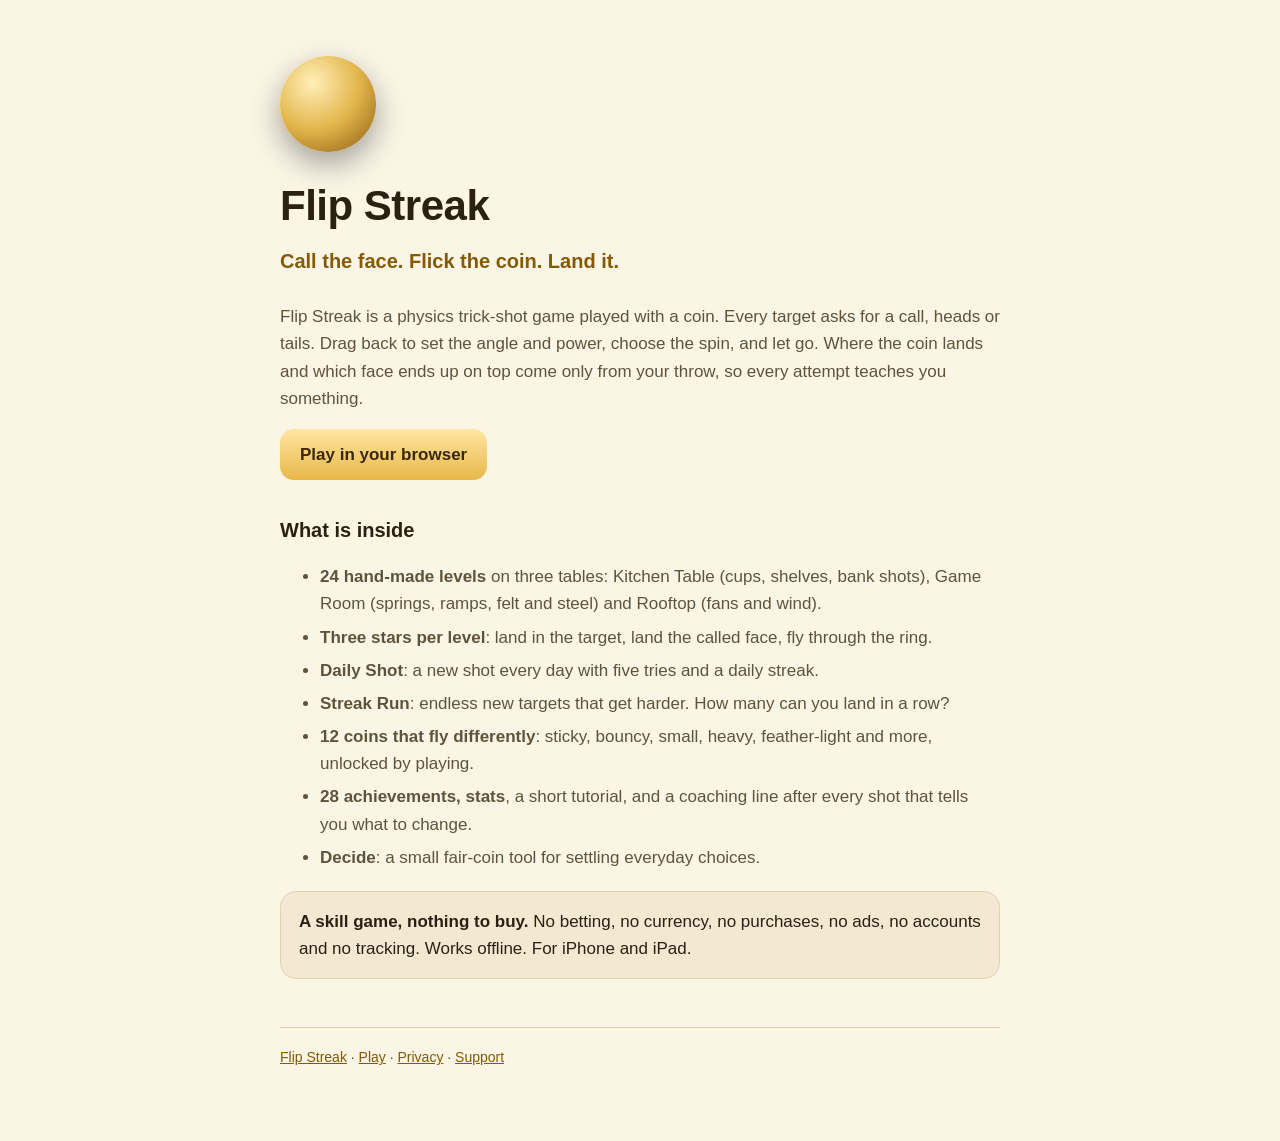
<file: index.html>
<!doctype html>
<html lang="en">
<head>
<meta charset="utf-8">
<meta name="viewport" content="width=device-width, initial-scale=1">
<title>Flip Streak: Coin Trick Shots</title>
<meta name="description" content="Call heads or tails, then flick the coin with the right angle, power and spin to land it. A physics trick-shot game: 24 levels, Daily Shot, Streak Run and 12 coins. Free, offline, no ads.">
<meta name="color-scheme" content="dark light">
<style>
  :root { --bg:#0b1122; --card:#141c33; --line:#26314f; --t:#f5f0e2; --m:#b3bacb; --a:#f2c75c; }
  @media (prefers-color-scheme: light) { :root { --bg:#fbf5e6; --card:#f3e9d2; --line:#e0d2b0; --t:#2a2112; --m:#5f533c; --a:#855a02; } }
  body { margin:0; background:var(--bg); color:var(--t); font:17px/1.6 ui-rounded, -apple-system, "Segoe UI", Roboto, sans-serif; }
  .wrap { max-width:720px; margin:0 auto; padding:56px 20px 72px; }
  h1 { font-size:42px; margin:0 0 6px; letter-spacing:-.5px; } h2 { font-size:20px; margin:34px 0 8px; }
  p, li, dd { color:var(--m); } a { color:var(--a); } li { margin:6px 0; }
  .tag { color:var(--a); font-size:20px; font-weight:700; margin:0 0 26px; }
  .card { background:var(--card); border:1px solid var(--line); border-radius:16px; padding:16px 18px; margin:20px 0; }
  .coin { width:96px; height:96px; border-radius:50%; margin-bottom:20px; background:radial-gradient(circle at 34% 28%, #fff0b8, #e2b54a 50%, #8a5a12); box-shadow:0 12px 30px rgba(0,0,0,.35); }
  .btn { display:inline-block; padding:12px 20px; border-radius:14px; background:linear-gradient(#ffe7a3,#e7b748); color:#3b2706; font-weight:800; text-decoration:none; }
  dt { font-weight:700; margin-top:18px; } dd { margin:4px 0 0; }
  footer { margin-top:48px; padding-top:18px; border-top:1px solid var(--line); color:var(--m); font-size:14px; }
</style>
</head>
<body><div class="wrap">
<div class="coin" aria-hidden="true"></div>
<h1>Flip Streak</h1>
<p class="tag">Call the face. Flick the coin. Land it.</p>
<p>Flip Streak is a physics trick-shot game played with a coin. Every target asks for a call, heads or tails. Drag back to set the angle and power, choose the spin, and let go. Where the coin lands and which face ends up on top come only from your throw, so every attempt teaches you something.</p>
<p><a class="btn" href="play/">Play in your browser</a></p>
<h2>What is inside</h2>
<ul>
<li><strong>24 hand-made levels</strong> on three tables: Kitchen Table (cups, shelves, bank shots), Game Room (springs, ramps, felt and steel) and Rooftop (fans and wind).</li>
<li><strong>Three stars per level</strong>: land in the target, land the called face, fly through the ring.</li>
<li><strong>Daily Shot</strong>: a new shot every day with five tries and a daily streak.</li>
<li><strong>Streak Run</strong>: endless new targets that get harder. How many can you land in a row?</li>
<li><strong>12 coins that fly differently</strong>: sticky, bouncy, small, heavy, feather-light and more, unlocked by playing.</li>
<li><strong>28 achievements, stats</strong>, a short tutorial, and a coaching line after every shot that tells you what to change.</li>
<li><strong>Decide</strong>: a small fair-coin tool for settling everyday choices.</li>
</ul>
<div class="card"><strong>A skill game, nothing to buy.</strong> No betting, no currency, no purchases, no ads, no accounts and no tracking. Works offline. For iPhone and iPad.</div>
<footer><a href="index.html">Flip Streak</a> &middot; <a href="play/">Play</a> &middot; <a href="privacy.html">Privacy</a> &middot; <a href="support.html">Support</a></footer></div></body></html>
</file>
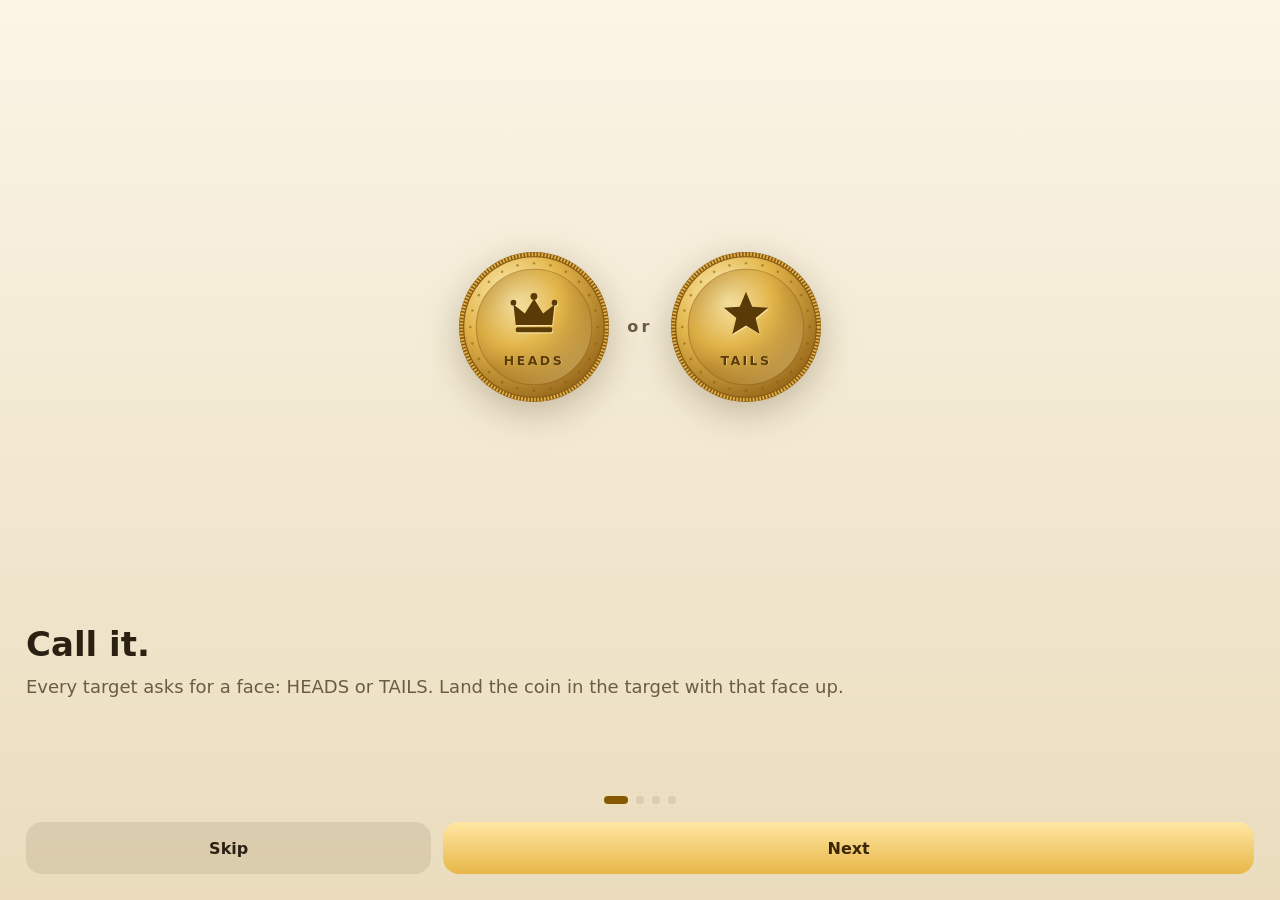
<file: play/index.html>
<!doctype html>
<html lang="en">
<head>
<meta charset="UTF-8">
<meta name="viewport" content="width=device-width,initial-scale=1,viewport-fit=cover,user-scalable=no">
<meta name="theme-color" content="#0b1122">
<meta name="color-scheme" content="dark light">
<meta name="description" content="Flip Streak is a coin trick-shot game. Call the face, then flick the coin with the right angle, power and spin to land it in the cup. 24 hand-made levels, a Daily Shot, Streak Run and coins with different physics.">
<title>Flip Streak</title>
<link rel="icon" href="./icon.svg">
  <script type="module" crossorigin src="./assets/index-DIUpKt2h.js"></script>
  <link rel="modulepreload" crossorigin href="./assets/dist-Z0lPoSvM.js">
  <link rel="modulepreload" crossorigin href="./assets/definitions-BdWVgBTV.js">
  <link rel="stylesheet" crossorigin href="./assets/index-Dkk7Gifo.css">
</head>
<body>
<div id="app">

  <!-- ============ HOME ============ -->
  <section id="view-home" class="view" aria-label="Home">
    <header class="top">
      <div class="brand" aria-label="Flip Streak, coin trick shots"><span class="brand-coin" aria-hidden="true"></span><span>FLIP <b>STREAK</b><small>COIN TRICK SHOTS</small></span></div>
      <nav class="tools" aria-label="Menu">
        <button id="open-stats" class="icon-btn" aria-label="Statistics"><svg viewBox="0 0 24 24" aria-hidden="true"><path d="M5 20V12M12 20V5M19 20v-6"/></svg></button>
        <button id="open-settings" class="icon-btn" aria-label="Settings"><svg viewBox="0 0 24 24" aria-hidden="true"><circle cx="12" cy="12" r="3.2"/><path d="M12 2.8v2.6M12 18.6v2.6M2.8 12h2.6M18.6 12h2.6M5.5 5.5l1.8 1.8M16.7 16.7l1.8 1.8M18.5 5.5l-1.8 1.8M7.3 16.7l-1.8 1.8"/></svg></button>
      </nav>
    </header>
    <div class="hero">
      <canvas id="hero-cv" aria-hidden="true"></canvas>
      <div class="hero-cap" id="hero-cap" aria-hidden="true"></div>
    </div>
    <button id="play-next" class="primary big"><span class="pn-top">PLAY</span><span id="play-next-sub" class="pn-sub">1-1 · First Flick</span></button>
    <div class="cards">
      <button class="card" id="card-levels"><span class="c-ico c-levels" aria-hidden="true"></span><b>Trick Shots</b><small id="card-levels-sub">0 of 72 stars</small></button>
      <button class="card" id="card-daily"><span class="c-ico c-daily" aria-hidden="true"></span><b>Daily Shot</b><small id="card-daily-sub">A new shot every day</small></button>
      <button class="card" id="card-run"><span class="c-ico c-run" aria-hidden="true"></span><b>Streak Run</b><small id="card-run-sub">Best 0</small></button>
      <button class="card" id="card-coins"><span class="c-ico c-coins" aria-hidden="true"></span><b>Coin Purse</b><small id="card-coins-sub">1 of 12 coins</small></button>
    </div>
    <div class="row2">
      <button class="pill-btn" id="open-ach"><span aria-hidden="true">★</span> Achievements <small id="ach-sub">0/28</small></button>
      <button class="pill-btn" id="open-decide"><span aria-hidden="true">◐</span> Decide</button>
    </div>
  </section>

  <!-- ============ LEVEL SELECT ============ -->
  <section id="view-levels" class="view" aria-label="Trick Shots" hidden>
    <header class="top">
      <button class="icon-btn back" data-back aria-label="Back"><svg viewBox="0 0 24 24" aria-hidden="true"><path d="M15 5l-7 7 7 7"/></svg></button>
      <h1 class="v-title">Trick Shots</h1>
      <span class="star-total" id="lv-total" aria-label="Stars">★ 0/72</span>
    </header>
    <div id="chapters" class="chapters"></div>
  </section>

  <!-- ============ PLAY ============ -->
  <section id="view-play" class="view play" aria-label="Trick shot" hidden>
    <header class="top hud">
      <button class="icon-btn back" data-back aria-label="Back"><svg viewBox="0 0 24 24" aria-hidden="true"><path d="M15 5l-7 7 7 7"/></svg></button>
      <div class="hud-title"><b id="hud-name">First Flick</b><small id="hud-sub">KITCHEN TABLE · 1-1</small></div>
      <button class="icon-btn coin-btn" id="hud-coin" aria-label="Change coin"><span id="hud-coin-img" class="mini-coin" aria-hidden="true"></span></button>
    </header>
    <div class="goals" id="goals" aria-label="Stars for this shot">
      <span class="goal" id="goal-land"><i aria-hidden="true">★</i>Land it</span>
      <span class="goal" id="goal-call"><i aria-hidden="true">★</i><span id="goal-call-t">Heads up</span></span>
      <span class="goal" id="goal-ring"><i aria-hidden="true">★</i>Ring</span>
      <span class="tries" id="hud-tries"></span>
    </div>
    <div class="stage-wrap play-stage">
      <canvas id="cv" role="img" aria-label="Trick-shot table. Drag back from anywhere to aim, release to flick."></canvas>
      <div id="readout" class="readout" hidden></div>
      <div id="tip" class="tip" hidden></div>
      <div id="hand" class="hand" hidden aria-hidden="true"></div>
      <div id="result" class="result" hidden role="status" aria-live="polite">
        <div class="r-stars" id="r-stars" aria-hidden="true"><i>★</i><i>★</i><i>★</i></div>
        <h2 id="r-title">Called it</h2>
        <p id="r-line"></p>
        <div class="r-row">
          <button id="r-retry" class="ghost">Try again</button>
          <button id="r-next" class="primary">Next</button>
        </div>
      </div>
    </div>
    <div class="controls">
      <div class="spin" role="group" aria-label="Spin">
        <button id="spin-minus" class="spin-step" aria-label="Less spin">−</button>
        <div class="spin-mid">
          <div class="spin-label"><span>SPIN</span><b id="spin-val">1.00</b><span id="spin-word">forward</span></div>
          <input id="spin" type="range" min="-2" max="4" step="0.25" value="1" aria-label="Spin, turns per second">
          <div class="spin-ticks" aria-hidden="true"><span>−2</span><span>0</span><span>2</span><span>4</span></div>
        </div>
        <button id="spin-plus" class="spin-step" aria-label="More spin">+</button>
      </div>
      <button id="replay-btn" class="ghost small" aria-label="Reset coin">Reset</button>
    </div>
  </section>

  <!-- ============ DECIDE (a fair coin for choices) ============ -->
  <section id="view-decide" class="view" aria-label="Decide" hidden>
    <header class="top">
      <button class="icon-btn back" data-back aria-label="Back"><svg viewBox="0 0 24 24" aria-hidden="true"><path d="M15 5l-7 7 7 7"/></svg></button>
      <h1 class="v-title">Decide</h1>
      <span class="spacer"></span>
    </header>
    <p class="sub center">Can't choose? Name both sides and let a fair coin settle it.</p>
    <label class="option"><span class="opt-face heads-ico" aria-hidden="true"></span><span class="sr">Heads means</span><input id="opt-heads" maxlength="28" placeholder="Heads means… (e.g. Pizza)" autocomplete="off" enterkeyhint="next"></label>
    <label class="option"><span class="opt-face tails-ico" aria-hidden="true"></span><span class="sr">Tails means</span><input id="opt-tails" maxlength="28" placeholder="Tails means… (e.g. Tacos)" autocomplete="off" enterkeyhint="done"></label>
    <div class="stage-wrap">
      <div id="stage" class="stage" role="img" aria-label="The coin"></div>
    </div>
    <p id="decide-status" class="status" role="status" aria-live="polite">Name both sides, then flip.</p>
    <button id="decide-flip" class="call wide">FLIP TO DECIDE</button>
  </section>
</div>

<div id="toasts" class="toasts" aria-live="polite"></div>

<dialog id="dlg-coins" class="sheet" aria-labelledby="coins-title">
  <div class="sheet-head"><h2 id="coins-title">Coin Purse</h2><button class="close" aria-label="Close coin purse">×</button></div>
  <p class="sub" id="coins-sub">Each coin flies differently. Pick the right one for the shot.</p>
  <div id="coin-list" class="coin-list"></div>
</dialog>

<dialog id="dlg-ach" class="sheet" aria-labelledby="ach-title">
  <div class="sheet-head"><h2 id="ach-title">Achievements</h2><button class="close" aria-label="Close achievements">×</button></div>
  <p class="sub" id="ach-count"></p>
  <ul id="ach-list" class="ach-list"></ul>
</dialog>

<dialog id="dlg-stats" class="sheet" aria-labelledby="stats-title">
  <div class="sheet-head"><h2 id="stats-title">Statistics</h2><button class="close" aria-label="Close statistics">×</button></div>
  <div id="stats-body"></div>
</dialog>

<dialog id="dlg-settings" class="sheet" aria-labelledby="set-title">
  <div class="sheet-head"><h2 id="set-title">Settings</h2><button class="close" aria-label="Close settings">×</button></div>
  <label class="setting"><span>Sound</span><input type="checkbox" id="set-sound" role="switch"></label>
  <label class="setting"><span>Haptics</span><input type="checkbox" id="set-haptics" role="switch"></label>
  <div class="setting col"><span>Motion</span><div class="seg" id="set-motion" role="radiogroup" aria-label="Motion">
    <button role="radio" data-v="system">System</button><button role="radio" data-v="reduce">Reduced</button><button role="radio" data-v="full">Full</button></div></div>
  <div class="setting col"><span>Appearance</span><div class="seg" id="set-theme" role="radiogroup" aria-label="Appearance">
    <button role="radio" data-v="system">System</button><button role="radio" data-v="light">Light</button><button role="radio" data-v="dark">Dark</button></div></div>
  <button id="replay-intro" class="row-btn">How to play</button>
  <a class="row-btn" href="./privacy.html">Privacy and support</a>
  <p class="fine">Flip Streak is a skill game: where the coin lands comes only from your angle, power and spin, simulated with real physics. There is nothing to buy or bet. No ads, accounts or tracking. Your progress stays on this device.</p>
  <button id="reset" class="row-btn danger">Reset all progress</button>
  <div id="reset-confirm" class="confirm" hidden><p>Erase every star, stat, achievement and unlocked coin on this device?</p><div class="confirm-row"><button id="reset-no" class="ghost">Keep it</button><button id="reset-yes" class="danger-solid">Erase</button></div></div>
  <p class="fine center" id="version-line">Flip Streak 1.0.0 (4)</p>
</dialog>

<dialog id="dlg-intro" class="intro" aria-labelledby="intro-title">
  <div class="intro-art" id="intro-art" aria-hidden="true"></div>
  <div class="intro-text"><h2 id="intro-title"></h2><p id="intro-body"></p></div>
  <div class="dots" id="intro-dots" aria-hidden="true"></div>
  <div class="intro-row"><button id="intro-skip" class="ghost">Skip</button><button id="intro-next" class="primary">Next</button></div>
</dialog>

</body>
</html>
</file>
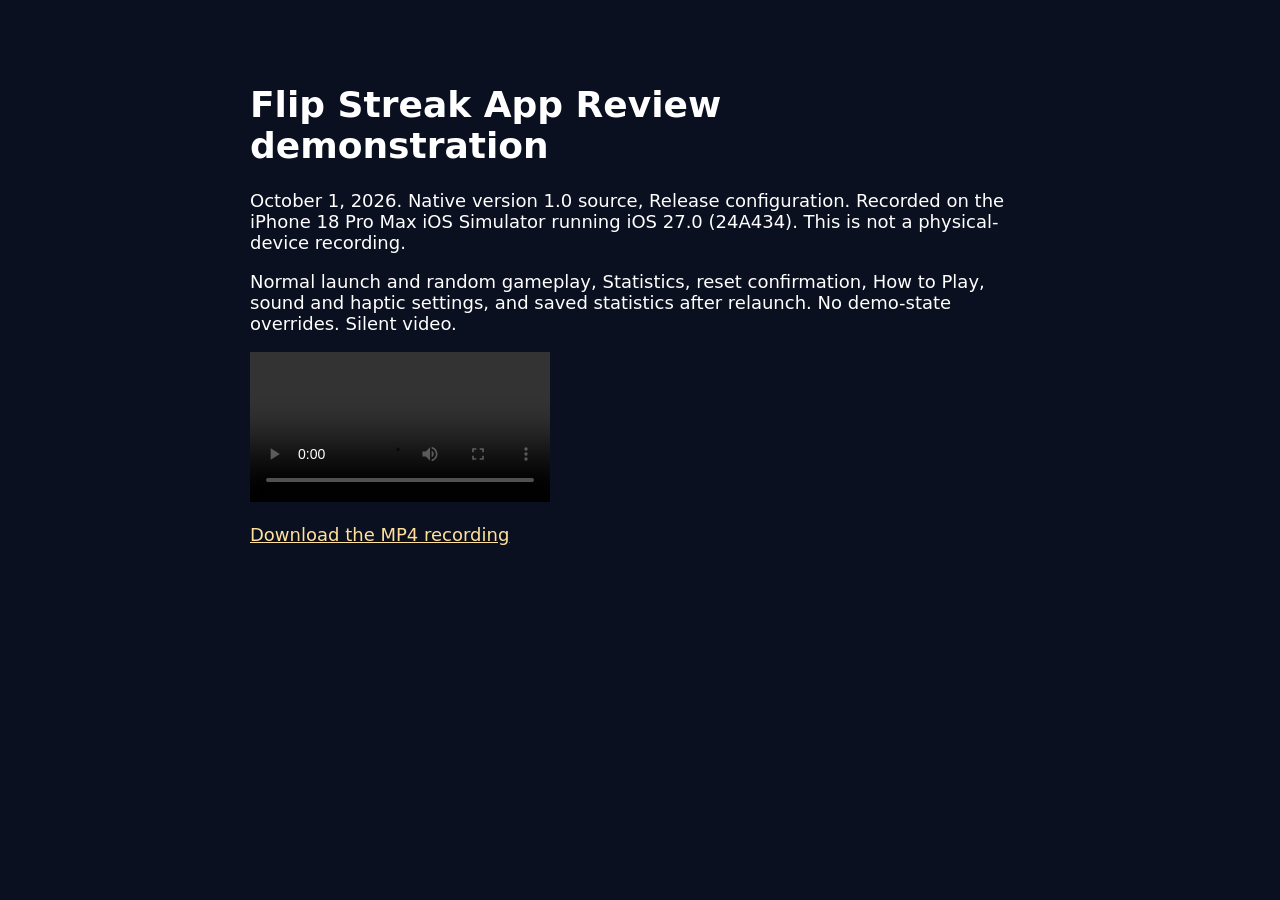
<file: review/index.html>
<!doctype html><html lang="en"><meta charset="utf-8"><meta name="viewport" content="width=device-width,initial-scale=1"><title>Flip Streak App Review demonstration</title><body style="max-width:780px;margin:40px auto;padding:20px;font:18px system-ui;background:#0b1020;color:white"><h1>Flip Streak App Review demonstration</h1><p>October 1, 2026. Native version 1.0 source, Release configuration. Recorded on the iPhone 18 Pro Max iOS Simulator running iOS 27.0 (24A434). This is not a physical-device recording.</p><p>Normal launch and random gameplay, Statistics, reset confirmation, How to Play, sound and haptic settings, and saved statistics after relaunch. No demo-state overrides. Silent video.</p><video controls playsinline preload="metadata" style="max-width:100%;max-height:80vh" src="flip-streak-demo.mp4"></video><p><a style="color:#ffe19b" href="flip-streak-demo.mp4">Download the MP4 recording</a></p></body></html>
</file>
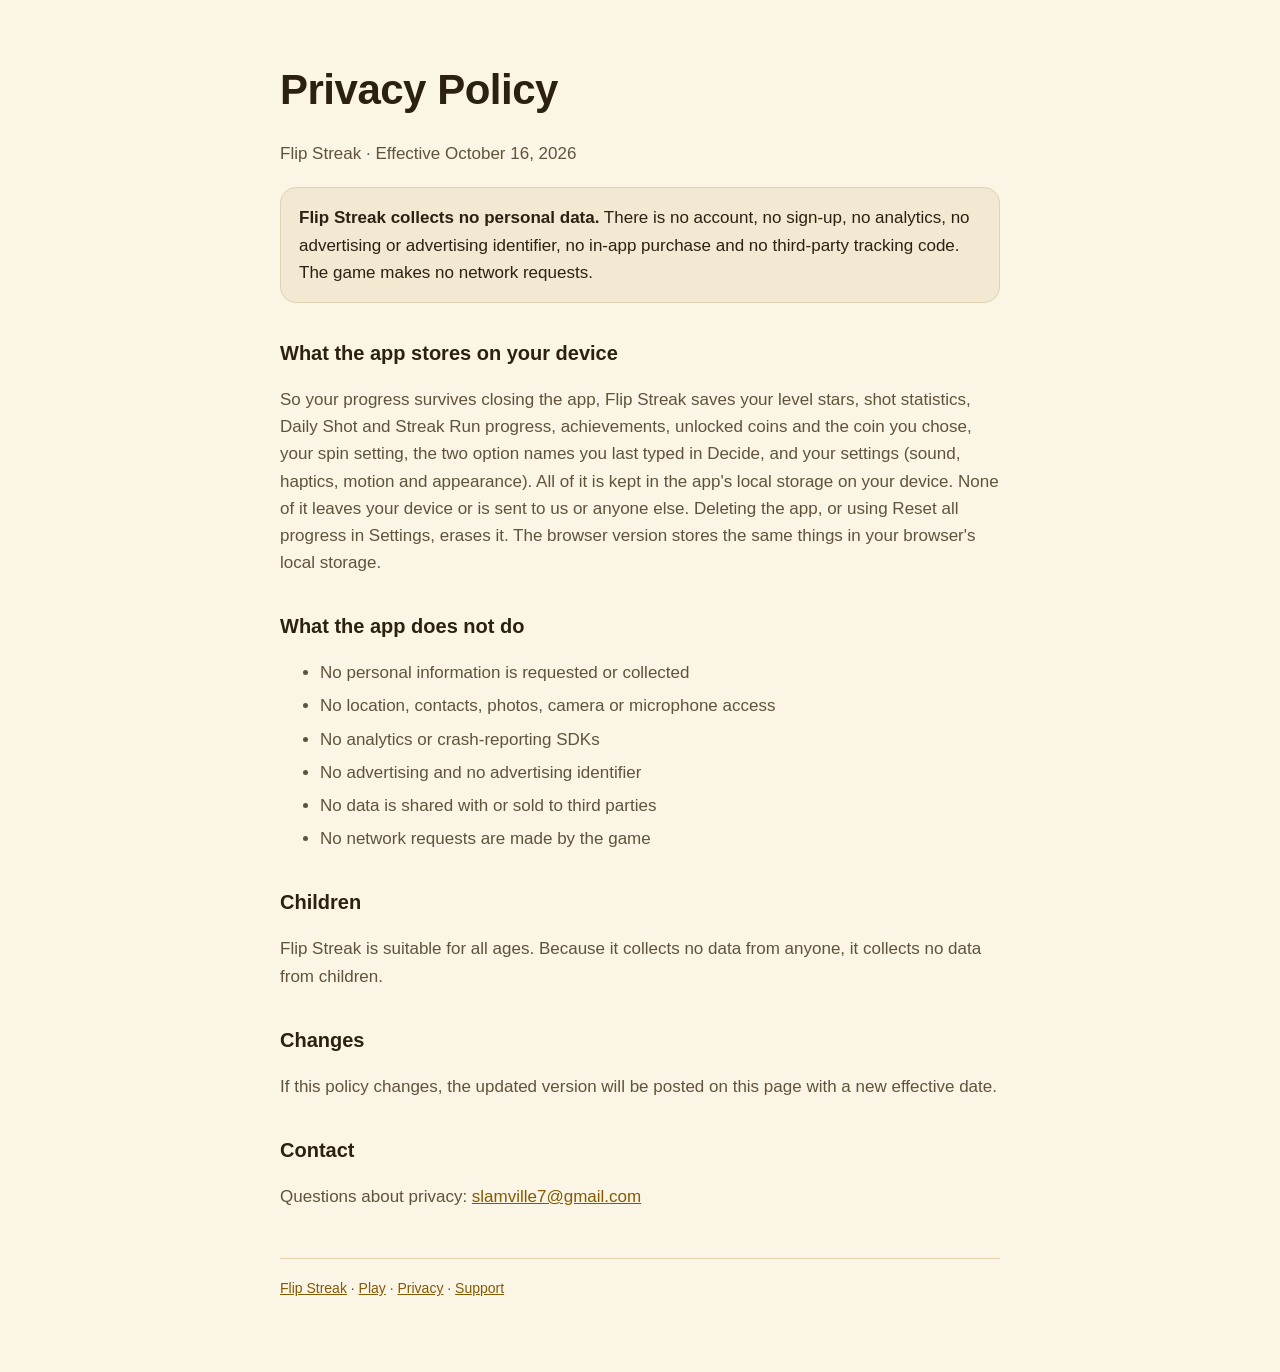
<file: privacy.html>
<!doctype html>
<html lang="en">
<head>
<meta charset="utf-8">
<meta name="viewport" content="width=device-width, initial-scale=1">
<title>Flip Streak Privacy Policy</title>
<meta name="description" content="Flip Streak collects no personal data.">
<meta name="color-scheme" content="dark light">
<style>
  :root { --bg:#0b1122; --card:#141c33; --line:#26314f; --t:#f5f0e2; --m:#b3bacb; --a:#f2c75c; }
  @media (prefers-color-scheme: light) { :root { --bg:#fbf5e6; --card:#f3e9d2; --line:#e0d2b0; --t:#2a2112; --m:#5f533c; --a:#855a02; } }
  body { margin:0; background:var(--bg); color:var(--t); font:17px/1.6 ui-rounded, -apple-system, "Segoe UI", Roboto, sans-serif; }
  .wrap { max-width:720px; margin:0 auto; padding:56px 20px 72px; }
  h1 { font-size:42px; margin:0 0 6px; letter-spacing:-.5px; } h2 { font-size:20px; margin:34px 0 8px; }
  p, li, dd { color:var(--m); } a { color:var(--a); } li { margin:6px 0; }
  .tag { color:var(--a); font-size:20px; font-weight:700; margin:0 0 26px; }
  .card { background:var(--card); border:1px solid var(--line); border-radius:16px; padding:16px 18px; margin:20px 0; }
  .coin { width:96px; height:96px; border-radius:50%; margin-bottom:20px; background:radial-gradient(circle at 34% 28%, #fff0b8, #e2b54a 50%, #8a5a12); box-shadow:0 12px 30px rgba(0,0,0,.35); }
  .btn { display:inline-block; padding:12px 20px; border-radius:14px; background:linear-gradient(#ffe7a3,#e7b748); color:#3b2706; font-weight:800; text-decoration:none; }
  dt { font-weight:700; margin-top:18px; } dd { margin:4px 0 0; }
  footer { margin-top:48px; padding-top:18px; border-top:1px solid var(--line); color:var(--m); font-size:14px; }
</style>
</head>
<body><div class="wrap">
<h1>Privacy Policy</h1>
<p>Flip Streak &middot; Effective October 16, 2026</p>
<div class="card"><strong>Flip Streak collects no personal data.</strong> There is no account, no sign-up, no analytics, no advertising or advertising identifier, no in-app purchase and no third-party tracking code. The game makes no network requests.</div>
<h2>What the app stores on your device</h2>
<p>So your progress survives closing the app, Flip Streak saves your level stars, shot statistics, Daily Shot and Streak Run progress, achievements, unlocked coins and the coin you chose, your spin setting, the two option names you last typed in Decide, and your settings (sound, haptics, motion and appearance). All of it is kept in the app's local storage on your device. None of it leaves your device or is sent to us or anyone else. Deleting the app, or using Reset all progress in Settings, erases it. The browser version stores the same things in your browser's local storage.</p>
<h2>What the app does not do</h2>
<ul>
<li>No personal information is requested or collected</li>
<li>No location, contacts, photos, camera or microphone access</li>
<li>No analytics or crash-reporting SDKs</li>
<li>No advertising and no advertising identifier</li>
<li>No data is shared with or sold to third parties</li>
<li>No network requests are made by the game</li>
</ul>
<h2>Children</h2>
<p>Flip Streak is suitable for all ages. Because it collects no data from anyone, it collects no data from children.</p>
<h2>Changes</h2>
<p>If this policy changes, the updated version will be posted on this page with a new effective date.</p>
<h2>Contact</h2>
<p>Questions about privacy: <a href="mailto:slamville7@gmail.com">slamville7@gmail.com</a></p>
<footer><a href="index.html">Flip Streak</a> &middot; <a href="play/">Play</a> &middot; <a href="privacy.html">Privacy</a> &middot; <a href="support.html">Support</a></footer></div></body></html>
</file>
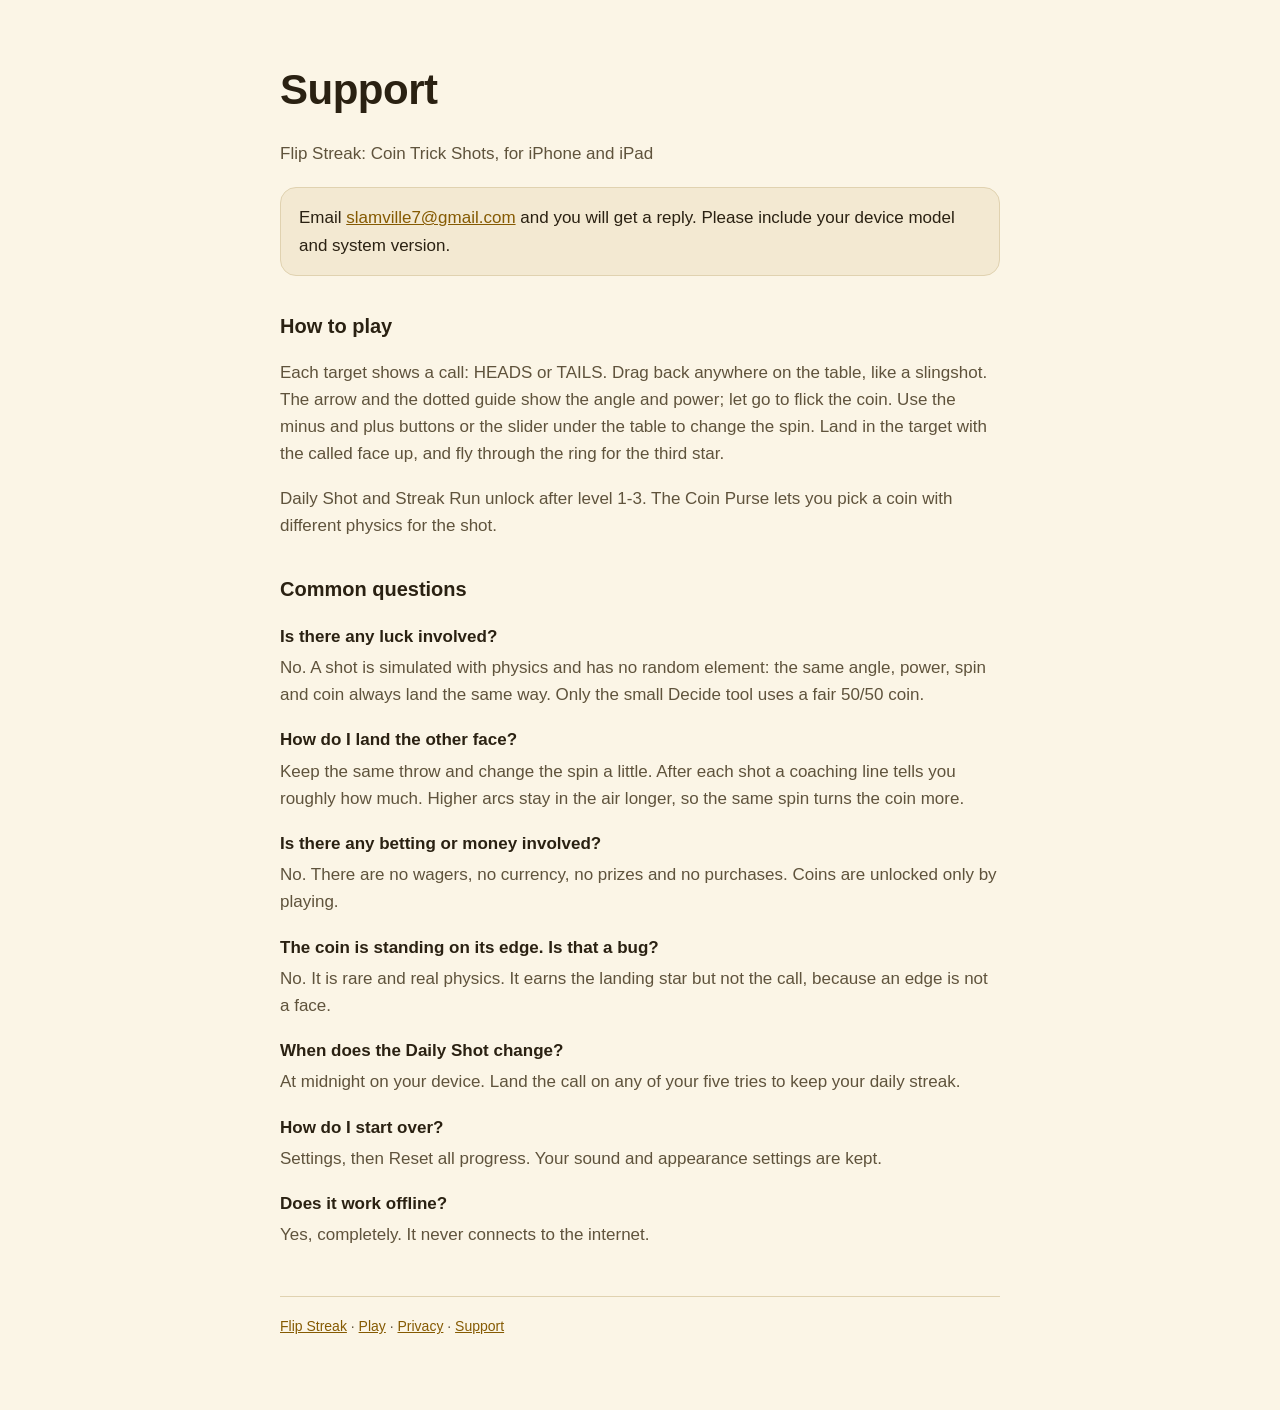
<file: support.html>
<!doctype html>
<html lang="en">
<head>
<meta charset="utf-8">
<meta name="viewport" content="width=device-width, initial-scale=1">
<title>Flip Streak Support</title>
<meta name="description" content="Help and answers for Flip Streak.">
<meta name="color-scheme" content="dark light">
<style>
  :root { --bg:#0b1122; --card:#141c33; --line:#26314f; --t:#f5f0e2; --m:#b3bacb; --a:#f2c75c; }
  @media (prefers-color-scheme: light) { :root { --bg:#fbf5e6; --card:#f3e9d2; --line:#e0d2b0; --t:#2a2112; --m:#5f533c; --a:#855a02; } }
  body { margin:0; background:var(--bg); color:var(--t); font:17px/1.6 ui-rounded, -apple-system, "Segoe UI", Roboto, sans-serif; }
  .wrap { max-width:720px; margin:0 auto; padding:56px 20px 72px; }
  h1 { font-size:42px; margin:0 0 6px; letter-spacing:-.5px; } h2 { font-size:20px; margin:34px 0 8px; }
  p, li, dd { color:var(--m); } a { color:var(--a); } li { margin:6px 0; }
  .tag { color:var(--a); font-size:20px; font-weight:700; margin:0 0 26px; }
  .card { background:var(--card); border:1px solid var(--line); border-radius:16px; padding:16px 18px; margin:20px 0; }
  .coin { width:96px; height:96px; border-radius:50%; margin-bottom:20px; background:radial-gradient(circle at 34% 28%, #fff0b8, #e2b54a 50%, #8a5a12); box-shadow:0 12px 30px rgba(0,0,0,.35); }
  .btn { display:inline-block; padding:12px 20px; border-radius:14px; background:linear-gradient(#ffe7a3,#e7b748); color:#3b2706; font-weight:800; text-decoration:none; }
  dt { font-weight:700; margin-top:18px; } dd { margin:4px 0 0; }
  footer { margin-top:48px; padding-top:18px; border-top:1px solid var(--line); color:var(--m); font-size:14px; }
</style>
</head>
<body><div class="wrap">
<h1>Support</h1>
<p>Flip Streak: Coin Trick Shots, for iPhone and iPad</p>
<div class="card">Email <a href="mailto:slamville7@gmail.com">slamville7@gmail.com</a> and you will get a reply. Please include your device model and system version.</div>
<h2>How to play</h2>
<p>Each target shows a call: HEADS or TAILS. Drag back anywhere on the table, like a slingshot. The arrow and the dotted guide show the angle and power; let go to flick the coin. Use the minus and plus buttons or the slider under the table to change the spin. Land in the target with the called face up, and fly through the ring for the third star.</p>
<p>Daily Shot and Streak Run unlock after level 1-3. The Coin Purse lets you pick a coin with different physics for the shot.</p>
<h2>Common questions</h2>
<dl>
<dt>Is there any luck involved?</dt><dd>No. A shot is simulated with physics and has no random element: the same angle, power, spin and coin always land the same way. Only the small Decide tool uses a fair 50/50 coin.</dd>
<dt>How do I land the other face?</dt><dd>Keep the same throw and change the spin a little. After each shot a coaching line tells you roughly how much. Higher arcs stay in the air longer, so the same spin turns the coin more.</dd>
<dt>Is there any betting or money involved?</dt><dd>No. There are no wagers, no currency, no prizes and no purchases. Coins are unlocked only by playing.</dd>
<dt>The coin is standing on its edge. Is that a bug?</dt><dd>No. It is rare and real physics. It earns the landing star but not the call, because an edge is not a face.</dd>
<dt>When does the Daily Shot change?</dt><dd>At midnight on your device. Land the call on any of your five tries to keep your daily streak.</dd>
<dt>How do I start over?</dt><dd>Settings, then Reset all progress. Your sound and appearance settings are kept.</dd>
<dt>Does it work offline?</dt><dd>Yes, completely. It never connects to the internet.</dd>
</dl>
<footer><a href="index.html">Flip Streak</a> &middot; <a href="play/">Play</a> &middot; <a href="privacy.html">Privacy</a> &middot; <a href="support.html">Support</a></footer></div></body></html>
</file>
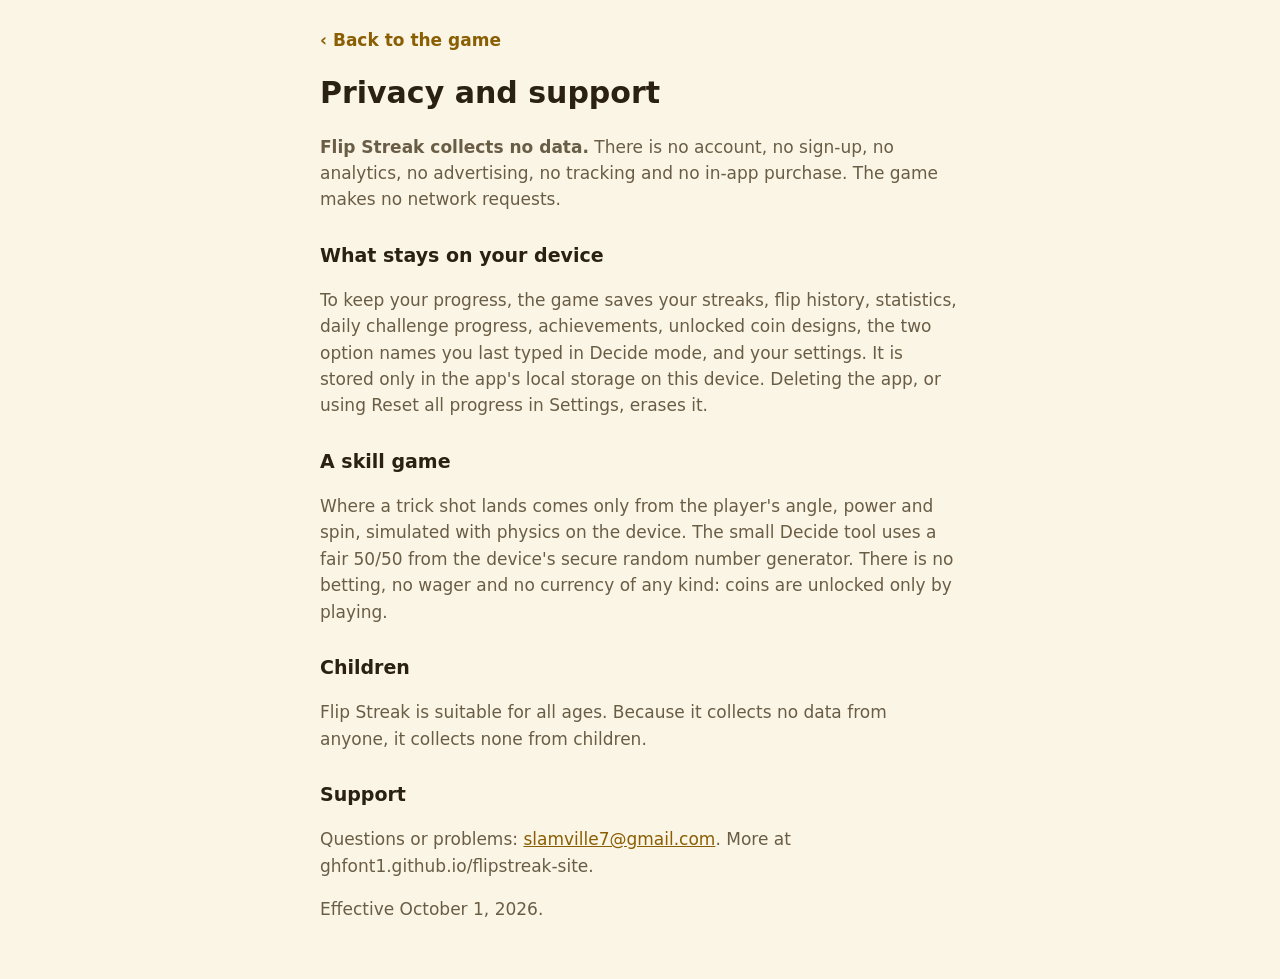
<file: play/privacy.html>
<!doctype html><html lang="en"><head><meta charset="utf-8"><meta name="viewport" content="width=device-width,initial-scale=1,viewport-fit=cover"><meta name="color-scheme" content="dark light"><title>Flip Streak privacy and support</title>
<style>:root{--bg:#0b1122;--t:#f5f0e2;--m:#a3abc0;--a:#f2c75c}@media (prefers-color-scheme:light){:root{--bg:#fbf5e6;--t:#2a2112;--m:#6a5d45;--a:#8a5f04}}
body{margin:0;background:var(--bg);color:var(--t);font:17px/1.55 ui-rounded,system-ui,-apple-system,Roboto,sans-serif}main{max-width:640px;margin:auto;padding:calc(env(safe-area-inset-top) + 18px) 20px calc(env(safe-area-inset-bottom) + 40px)}
a{color:var(--a)}.back{display:inline-flex;align-items:center;min-height:44px;font-weight:800;text-decoration:none}h1{font-size:30px;margin:8px 0}h2{font-size:19px;margin-top:28px}p,li{color:var(--m)}</style></head>
<body><main><a class="back" href="./index.html">‹ Back to the game</a>
<h1>Privacy and support</h1>
<p><strong>Flip Streak collects no data.</strong> There is no account, no sign-up, no analytics, no advertising, no tracking and no in-app purchase. The game makes no network requests.</p>
<h2>What stays on your device</h2>
<p>To keep your progress, the game saves your streaks, flip history, statistics, daily challenge progress, achievements, unlocked coin designs, the two option names you last typed in Decide mode, and your settings. It is stored only in the app's local storage on this device. Deleting the app, or using Reset all progress in Settings, erases it.</p>
<h2>A skill game</h2>
<p>Where a trick shot lands comes only from the player's angle, power and spin, simulated with physics on the device. The small Decide tool uses a fair 50/50 from the device's secure random number generator. There is no betting, no wager and no currency of any kind: coins are unlocked only by playing.</p>
<h2>Children</h2>
<p>Flip Streak is suitable for all ages. Because it collects no data from anyone, it collects none from children.</p>
<h2>Support</h2>
<p>Questions or problems: <a href="mailto:slamville7@gmail.com">slamville7@gmail.com</a>. More at ghfont1.github.io/flipstreak-site.</p>
<p>Effective October 1, 2026.</p></main></body></html>
</file>
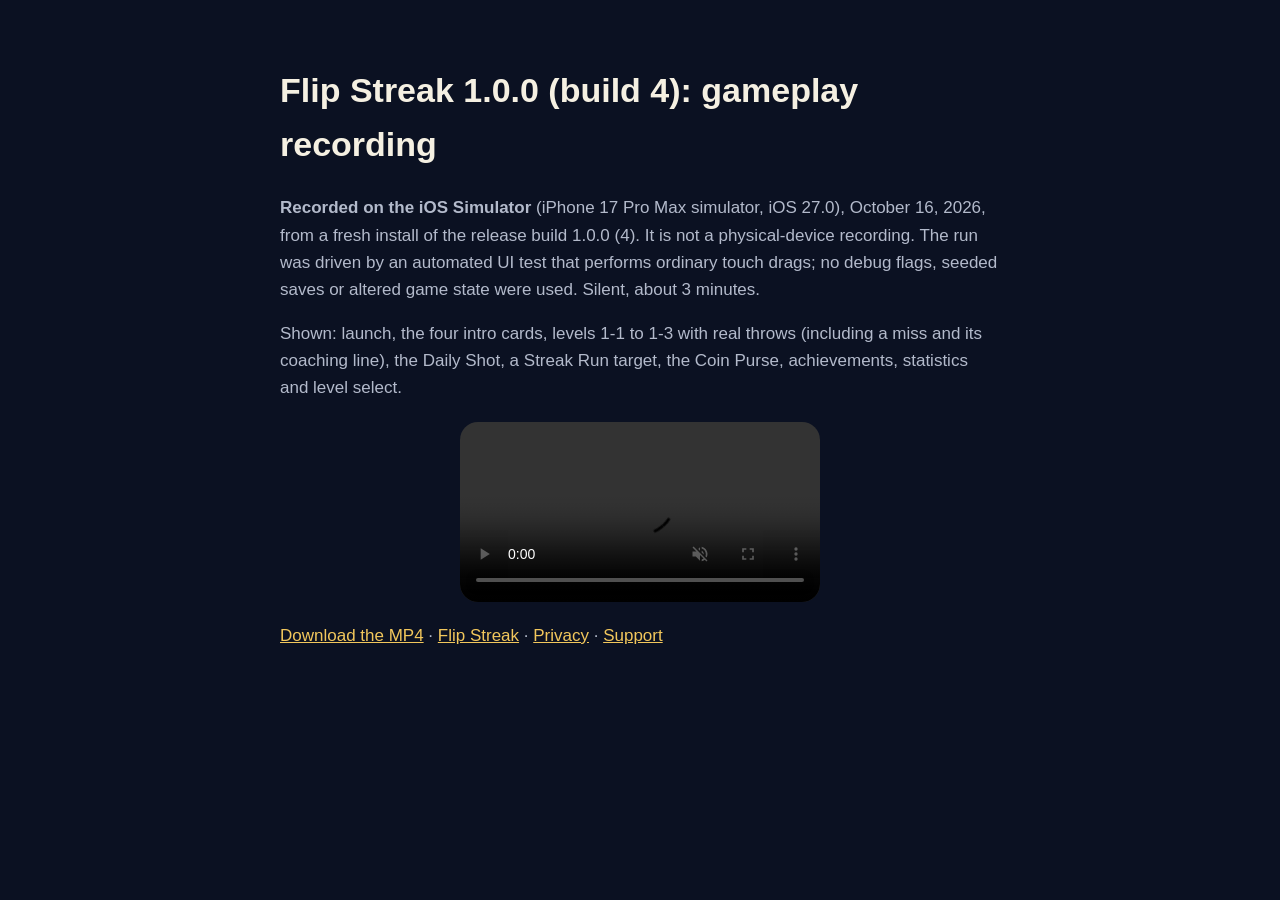
<file: review/build4.html>
<!doctype html>
<html lang="en"><head><meta charset="utf-8"><meta name="viewport" content="width=device-width, initial-scale=1"><title>Flip Streak build 4 review recording</title>
<style>body{margin:0;background:#0b1122;color:#f5f0e2;font:17px/1.6 ui-rounded,-apple-system,sans-serif}.wrap{max-width:720px;margin:0 auto;padding:40px 20px}p{color:#b3bacb}a{color:#f2c75c}video{width:100%;max-width:360px;border-radius:18px;display:block;margin:20px auto}</style></head>
<body><div class="wrap">
<h1>Flip Streak 1.0.0 (build 4): gameplay recording</h1>
<p><strong>Recorded on the iOS Simulator</strong> (iPhone 17 Pro Max simulator, iOS 27.0), October 16, 2026, from a fresh install of the release build 1.0.0 (4). It is not a physical-device recording. The run was driven by an automated UI test that performs ordinary touch drags; no debug flags, seeded saves or altered game state were used. Silent, about 3 minutes.</p>
<p>Shown: launch, the four intro cards, levels 1-1 to 1-3 with real throws (including a miss and its coaching line), the Daily Shot, a Streak Run target, the Coin Purse, achievements, statistics and level select.</p>
<video src="flip-streak-trick-shots-build4-simulator.mp4" controls playsinline muted preload="metadata"></video>
<p><a href="flip-streak-trick-shots-build4-simulator.mp4">Download the MP4</a> &middot; <a href="../index.html">Flip Streak</a> &middot; <a href="../privacy.html">Privacy</a> &middot; <a href="../support.html">Support</a></p>
</div></body></html>
</file>
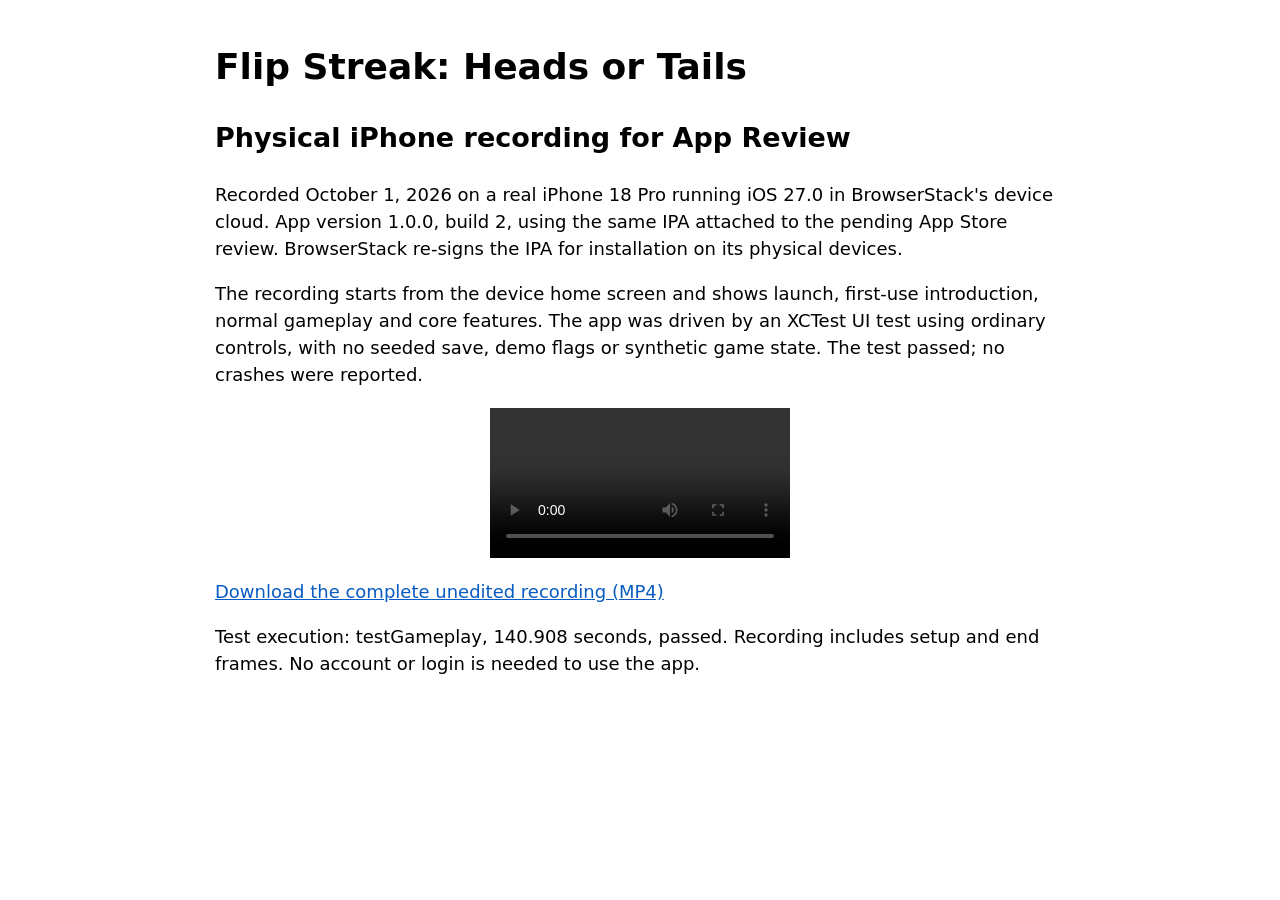
<file: review/physical-device.html>
<!doctype html><html lang="en"><meta charset="utf-8"><meta name="viewport" content="width=device-width,initial-scale=1"><title>Flip Streak: Heads or Tails — Physical iPhone recording</title><style>body{font:18px system-ui;max-width:850px;margin:40px auto;padding:0 20px;line-height:1.5}video{display:block;max-height:80vh;max-width:100%;margin:20px auto}a{color:#075bc2}</style><h1>Flip Streak: Heads or Tails</h1><h2>Physical iPhone recording for App Review</h2><p>Recorded October 1, 2026 on a real iPhone 18 Pro running iOS 27.0 in BrowserStack's device cloud. App version 1.0.0, build 2, using the same IPA attached to the pending App Store review. BrowserStack re-signs the IPA for installation on its physical devices.</p><p>The recording starts from the device home screen and shows launch, first-use introduction, normal gameplay and core features. The app was driven by an XCTest UI test using ordinary controls, with no seeded save, demo flags or synthetic game state. The test passed; no crashes were reported.</p><video controls playsinline preload="metadata" src="flipstreak-physical-1.0.0-build2-2026-10-01.mp4"></video><p><a href="flipstreak-physical-1.0.0-build2-2026-10-01.mp4">Download the complete unedited recording (MP4)</a></p><p>Test execution: testGameplay, 140.908 seconds, passed. Recording includes setup and end frames. No account or login is needed to use the app.</p></html>
</file>
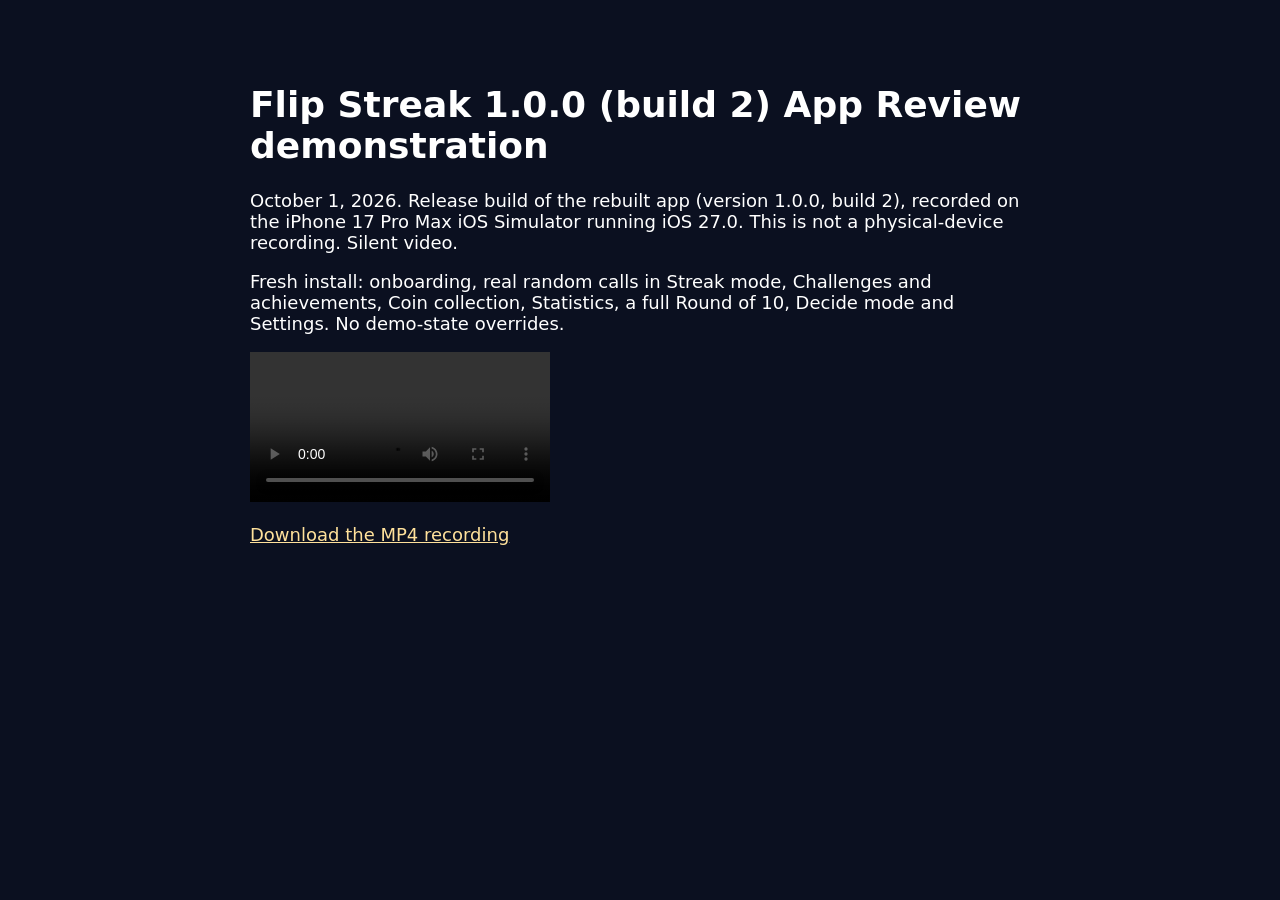
<file: review/update.html>
<!doctype html><html lang="en"><meta charset="utf-8"><meta name="viewport" content="width=device-width,initial-scale=1"><title>Flip Streak 1.0.0 (build 2) App Review demonstration</title><body style="max-width:780px;margin:40px auto;padding:20px;font:18px system-ui;background:#0b1020;color:white"><h1>Flip Streak 1.0.0 (build 2) App Review demonstration</h1><p>October 1, 2026. Release build of the rebuilt app (version 1.0.0, build 2), recorded on the iPhone 17 Pro Max iOS Simulator running iOS 27.0. This is not a physical-device recording. Silent video.</p><p>Fresh install: onboarding, real random calls in Streak mode, Challenges and achievements, Coin collection, Statistics, a full Round of 10, Decide mode and Settings. No demo-state overrides.</p><video controls playsinline preload="metadata" style="max-width:100%;max-height:80vh" src="flip-streak-demo-v2.mp4"></video><p><a style="color:#ffe19b" href="flip-streak-demo-v2.mp4">Download the MP4 recording</a></p></body></html>
</file>
<file: play/assets/index-Dkk7Gifo.css>
:root{--bg1:#121a33;--bg2:#05070f;--glow:#f2c75c21;--surface:#fff1;--surface2:#ffffff1c;--line:#ffffff1f;--text:#f5f0e2;--muted:#a3abc0;--faint:#6f7891;--gold:#f2c75c;--gold-deep:#c9971f;--gold-ink:#3b2706;--win:#4fdc8f;--loss:#ff767a;--heads:#f2c75c;--tails:#9db4ff;--sheet:#121a2e;--shadow:#0000008c;--ch-h:#bb8a22;--ch-t:#6d86e0;--ch-h-ink:#1a1203;--ch-t-ink:#0b1330;--kitchen:#c08a55;--arcade:#43a868;--roof:#e98b63;--font:ui-rounded, "SF Pro Rounded", system-ui, -apple-system, "Segoe UI", Roboto, sans-serif;--lightningcss-light: ;--lightningcss-dark:initial;color-scheme:dark;--sat:max(env(safe-area-inset-top), var(--safe-area-inset-top,0px));--sab:max(env(safe-area-inset-bottom), var(--safe-area-inset-bottom,0px))}:root[data-theme=light]{--bg1:#fbf5e6;--bg2:#eadcbd;--glow:#c9971f29;--surface:#46300a0f;--surface2:#46300a1a;--line:#46300a24;--text:#2a2112;--muted:#6a5d45;--faint:#8f8269;--gold:#855a02;--gold-deep:#6e4b02;--gold-ink:#fffaf0;--win:#157a45;--loss:#c42d36;--heads:#b07d0c;--tails:#3d5fc4;--sheet:#fdf8ec;--shadow:#46300a47;--ch-h:#b07d0c;--ch-t:#3d5fc4;--ch-h-ink:#1a1203;--ch-t-ink:#fff;--kitchen:#8d5d36;--arcade:#2c7a4a;--roof:#b8532a;--lightningcss-light:initial;--lightningcss-dark: ;color-scheme:light}*{box-sizing:border-box;-webkit-tap-highlight-color:transparent}html,body{height:100%;margin:0}body{background:radial-gradient(120% 70% at 50% 30%, var(--glow), transparent 60%), linear-gradient(var(--bg1), var(--bg2));background-color:var(--bg2);color:var(--text);font-family:var(--font);overscroll-behavior:none;-webkit-user-select:none;user-select:none;overflow:hidden}button{font:inherit;color:inherit;cursor:pointer}button:disabled{cursor:default}input{font:inherit;-webkit-user-select:text;user-select:text}[hidden]{display:none!important}.sr{clip:rect(0 0 0 0);width:1px;height:1px;position:absolute;overflow:hidden}:focus-visible{outline:3px solid var(--gold);outline-offset:2px}#app{max-width:560px;height:100dvh;padding:calc(var(--sat) + 6px) 16px calc(var(--sab) + 12px);margin:0 auto}.view{flex-direction:column;height:100%;min-height:0;display:flex}.top{flex:none;justify-content:space-between;align-items:center;gap:10px;min-height:50px;display:flex}.brand{letter-spacing:.14em;color:var(--gold);align-items:center;gap:10px;font-size:17px;font-weight:900;line-height:1.05;display:flex}.brand b{color:var(--text)}.brand small{letter-spacing:.26em;color:var(--muted);margin-top:3px;font-size:10px;display:block}.brand-coin{width:30px;height:30px;box-shadow:inset 0 0 0 2px #00000026, 0 3px 8px var(--shadow);background:radial-gradient(circle at 35% 30%,#fff0b8,#e2b54a 50%,#8a5a12);border-radius:50%;flex:none}.tools{gap:6px;display:flex}.icon-btn{background:var(--surface);border:0;border-radius:14px;flex:none;place-items:center;width:44px;height:44px;padding:0;display:grid;position:relative}.icon-btn svg{fill:none;width:22px;height:22px;stroke:var(--text);stroke-width:1.9px;stroke-linecap:round;stroke-linejoin:round;opacity:.9}.icon-btn:disabled{opacity:.45}.v-title{text-align:center;flex:1;margin:0;font-size:20px;font-weight:900}.spacer{width:44px}.star-total{text-align:right;min-width:44px;color:var(--gold);font-size:14px;font-weight:900}.hero{min-height:150px;box-shadow:0 18px 40px var(--shadow), inset 0 0 0 1px var(--line);border-radius:26px;flex:auto;margin:6px 0 12px;position:relative;overflow:hidden}.hero canvas{width:100%;height:100%;display:block;position:absolute;inset:0}.hero-cap{white-space:nowrap;text-overflow:ellipsis;color:#f5f0e2;letter-spacing:.06em;background:#0006;border-radius:999px;max-width:calc(100% - 24px);padding:5px 10px;font-size:11px;font-weight:800;position:absolute;top:12px;left:12px;overflow:hidden}.primary.big{width:100%;min-height:70px;box-shadow:0 6px 0 #9e7417, 0 14px 26px var(--shadow);border-radius:22px;flex-direction:column;flex:none;justify-content:center;align-items:center;gap:2px;display:flex}.primary.big:active{box-shadow:0 2px 0 #9e7417, 0 6px 12px var(--shadow);transform:translateY(4px)}.pn-top{letter-spacing:.2em;font-size:22px;font-weight:900}.pn-sub{opacity:.8;font-size:13px;font-weight:800}.cards{flex:none;grid-template-columns:1fr 1fr;gap:10px;margin-top:14px;display:grid}.card{border:1px solid var(--line);background:var(--surface);text-align:left;border-radius:20px;flex-direction:column;justify-content:center;gap:3px;min-height:86px;padding:12px 12px 12px 58px;display:flex;position:relative}.card b{font-size:16px;font-weight:900}.card small{color:var(--muted);font-size:12px;font-weight:700;line-height:1.25}.card.locked{opacity:.6}.c-ico{border-radius:12px;place-items:center;width:36px;height:36px;font-size:19px;display:grid;position:absolute;top:50%;left:12px;translate:0 -50%}.c-levels{background:color-mix(in srgb, var(--kitchen) 30%, transparent)}.c-levels:before{content:"★";color:var(--gold)}.c-daily{background:#ff8c3c33}.c-daily:before{content:"◷";color:#ff9f5a}.c-run{background:#4fdc8f2e}.c-run:before{content:"»";color:var(--win);font-size:24px;font-weight:900}.c-coins{background:#9db4ff33}.c-coins:before{content:"◎";color:var(--tails)}.row2{flex:none;grid-template-columns:1.4fr 1fr;gap:10px;margin-top:10px;display:grid}.pill-btn{border:1px solid var(--line);background:var(--surface);border-radius:16px;justify-content:center;align-items:center;gap:6px;min-height:48px;font-size:14px;font-weight:800;display:flex}.pill-btn span{color:var(--gold)}.pill-btn small{color:var(--muted);font-weight:800}.chapters{overscroll-behavior:contain;padding-bottom:20px;flex:1;margin:0 -4px;padding-inline:4px;overflow-y:auto}.chapter{background:var(--surface);border:1px solid var(--line);border-radius:22px;margin-top:14px;padding:14px}.ch-head{justify-content:space-between;align-items:flex-start;gap:10px;margin-bottom:12px;display:flex}.ch-head h2{margin:0;font-size:18px;font-weight:900}.ch-head p{color:var(--muted);margin:3px 0 0;font-size:13px}.ch-stars{color:var(--gold);white-space:nowrap;font-size:14px;font-weight:900}.ch-kitchen{border-left:4px solid var(--kitchen)}.ch-arcade{border-left:4px solid var(--arcade)}.ch-roof{border-left:4px solid var(--roof)}.lvl-grid{grid-template-columns:repeat(4,1fr);gap:8px;display:grid}.lvl{border:1px solid var(--line);background:var(--surface2);border-radius:16px;flex-direction:column;justify-content:center;align-items:center;gap:2px;min-height:84px;padding:6px 3px;display:flex}.lvl-n{font-size:22px;font-weight:900;line-height:1}.lvl-name{color:var(--muted);text-align:center;place-items:center;min-height:2.3em;font-size:10px;font-weight:800;line-height:1.15;display:grid}.lvl-stars i{color:var(--faint);opacity:.5;font-size:12px;font-style:normal}.lvl-stars i.on{color:var(--gold);opacity:1}.lvl.locked{opacity:.45}.lvl.perfect{border-color:color-mix(in srgb, var(--gold) 70%, transparent);box-shadow:inset 0 0 0 1px color-mix(in srgb, var(--gold) 50%, transparent)}.hud-title{text-align:center;flex-direction:column;flex:1;min-width:0;display:flex}.hud-title b{white-space:nowrap;text-overflow:ellipsis;font-size:18px;font-weight:900;overflow:hidden}.hud-title small{letter-spacing:.16em;color:var(--muted);font-size:10px;font-weight:800}.mini-coin{width:32px;height:32px;display:block}.mini-coin svg{width:100%;height:100%;display:block}.goals{flex-wrap:wrap;flex:none;justify-content:center;align-items:center;gap:6px;margin:4px 0 8px;display:flex}.goal{background:var(--surface);border:1px solid var(--line);color:var(--muted);border-radius:999px;align-items:center;gap:4px;padding:5px 10px;font-size:12px;font-weight:800;display:inline-flex}.goal i{color:var(--faint);font-style:normal}.goal.got{color:var(--text);border-color:color-mix(in srgb, var(--gold) 60%, transparent)}.goal.got i{color:var(--gold)}.goal.call-heads span{color:var(--heads)}.goal.call-tails span{color:var(--tails)}.tries{color:var(--muted);letter-spacing:.04em;padding:0 4px;font-size:12px;font-weight:800}.stage-wrap{flex:1;min-height:160px;position:relative}.play-stage{box-shadow:inset 0 0 0 1px var(--line);touch-action:none;border-radius:22px;overflow:hidden}.play-stage canvas{touch-action:none;width:100%;height:100%;display:block;position:absolute;inset:0}.readout{color:#f5f0e2;white-space:nowrap;pointer-events:none;background:#05070fdb;border-radius:999px;max-width:calc(100% - 24px);padding:6px 12px;font-size:12px;font-weight:700;position:absolute;top:12px;left:50%;translate:-50%}.readout b{color:#ffe08a;margin-left:4px;font-size:14px}.readout b:first-child{margin-left:0}.tip{color:#f5f0e2;pointer-events:none;text-align:center;background:#05070fc7;border-radius:16px;padding:10px 14px;font-size:14px;font-weight:700;line-height:1.35;position:absolute;top:12px;left:12px;right:12px}.tip.in{animation:.35s cubic-bezier(.3,1.5,.5,1) drop}.hand{pointer-events:none;background:#ffffff2e;border:3px solid #ffffffd9;border-radius:50%;width:44px;height:44px;animation:2.2s ease-in-out infinite handdrag;position:absolute;bottom:30%;left:22%}@keyframes handdrag{0%,12%{opacity:0;transform:translate(0)scale(1)}20%{opacity:1;transform:translate(0)scale(.85)}70%{opacity:1;transform:translate(-50px,70px)scale(.85)}82%,to{opacity:0;transform:translate(-50px,70px)scale(1.2)}}.result{background:var(--sheet);border:1px solid var(--line);box-shadow:0 16px 40px var(--shadow);text-align:center;border-radius:22px;padding:16px 16px 14px;animation:.3s cubic-bezier(.3,1.4,.5,1) drop;position:absolute;top:12px;left:12px;right:12px}.result h2{margin:4px 0;font-size:24px;font-weight:900}.result p{color:var(--muted);margin:0 0 12px;font-size:14px;line-height:1.4}.r-stars{justify-content:center;gap:8px;display:flex}.r-stars i{color:var(--surface2);font-size:30px;font-style:normal;line-height:1}.r-stars i.on{color:var(--gold);animation:.45s cubic-bezier(.3,1.6,.5,1) both starpop;animation-delay:var(--d);text-shadow:0 2px 10px color-mix(in srgb, var(--gold) 60%, transparent)}@keyframes starpop{0%{opacity:0;transform:scale(.2)rotate(-40deg)}to{opacity:1;transform:none}}.r-row{gap:10px;display:flex}.r-row button{flex:1}.controls{flex:none;align-items:stretch;gap:10px;margin-top:10px;display:flex}.spin{background:var(--surface);border:1px solid var(--line);border-radius:20px;flex:1;align-items:center;gap:8px;padding:8px;display:flex}.spin.pulse{animation:1s ease-in-out 3 pulse}@keyframes pulse{50%{box-shadow:0 0 0 4px color-mix(in srgb, var(--gold) 60%, transparent)}}.spin-step{background:var(--surface2);border:0;border-radius:14px;flex:none;width:48px;height:48px;font-size:26px;font-weight:900;line-height:1}.spin-step:disabled,.spin input:disabled{opacity:.45}.spin-mid{flex:1;min-width:0}.spin-label{letter-spacing:.14em;color:var(--muted);justify-content:center;align-items:baseline;gap:6px;font-size:11px;font-weight:800;display:flex}.spin-label b{color:var(--text);letter-spacing:0;font-variant-numeric:tabular-nums;font-size:16px}.spin input{width:100%;height:28px;accent-color:var(--gold);margin:2px 0 0}.spin-ticks{color:var(--faint);justify-content:space-between;padding:0 2px;font-size:10px;font-weight:700;display:flex}.ghost.small{border-radius:16px;min-height:0;padding:0 14px;font-size:14px}.option{background:var(--surface);border:1px solid var(--line);border-radius:16px;flex:none;align-items:center;gap:10px;width:100%;margin-top:10px;padding:4px 6px 4px 10px;display:flex}.option input{min-width:0;height:48px;color:var(--text);background:0 0;border:0;outline:none;flex:1;font-size:17px;font-weight:700}.option input::placeholder{color:var(--faint);font-weight:600}.opt-face{flex:none;width:30px;height:30px}.heads-ico,.tails-ico{-webkit-mask:var(--m) center / contain no-repeat;-webkit-mask:var(--m) center / contain no-repeat;mask:var(--m) center / contain no-repeat;background:currentColor;display:inline-block}.heads-ico{color:var(--heads);--m:var(--hm)}.tails-ico{color:var(--tails);--m:var(--tm)}.stage{perspective:1000px;perspective-origin:50% 30%;place-items:end center;width:100%;height:100%;display:grid;position:relative}.coin-shadow{width:var(--coin,220px);height:calc(var(--coin,220px) * .16);background:radial-gradient(closest-side, var(--shadow), transparent);pointer-events:none;border-radius:50%;position:absolute;bottom:9%;left:50%;transform:translate(-50%)}.coin-pos{width:0;height:0;transform-style:preserve-3d;position:absolute;bottom:13%;left:50%}.coin{transform-style:preserve-3d;cursor:pointer;position:absolute;top:0;left:0;translate:-50% -100%}.coin .face{backface-visibility:hidden;border-radius:50%;position:absolute;inset:0;overflow:hidden}.coin .face-svg{width:100%;height:100%;display:block}.coin .sheen{background:linear-gradient(115deg,#0000 35%,#ffffff80 48%,#0000 62%) 0 0/260% 100% no-repeat;background-position:var(--sheen,50%) 0;mix-blend-mode:soft-light;pointer-events:none;border-radius:50%;position:absolute;inset:0}.coin .face:after{content:"";opacity:var(--shade,0);pointer-events:none;background:#000;border-radius:50%;position:absolute;inset:0}.coin .holo{mix-blend-mode:overlay;opacity:.5;background:conic-gradient(from 30deg,#ff9ad8,#9ad1ff,#a5ffcf,#fff59a,#ff9ad8);border-radius:50%;position:absolute;inset:0}.coin .core{border-radius:50%;position:absolute;top:2px;left:2px}.coin b{backface-visibility:visible;background-size:100% 100%;position:absolute;top:50%;left:50%}.status{text-align:center;min-height:26px;color:var(--muted);flex:none;margin:8px 0;font-size:17px;font-weight:700}.status.decided{color:var(--text);font-size:22px}.call{letter-spacing:.14em;color:#3b2706;width:100%;min-height:70px;box-shadow:0 6px 0 #9e7417, 0 14px 24px var(--shadow);background:linear-gradient(#ffe7a3,#e7b748);border:0;border-radius:22px;flex:none;font-size:18px;font-weight:900;transition:transform 80ms,box-shadow 80ms,filter .2s}.call:active{box-shadow:0 2px 0 #9e7417, 0 6px 12px var(--shadow);transform:translateY(4px)}.call:disabled{filter:saturate(.5)brightness(.8)}.sub{color:var(--muted);margin:0 0 6px;font-size:14px}dialog:focus{outline:none}dialog{color:var(--text);background:var(--sheet);border:0;padding:0}dialog::backdrop{-webkit-backdrop-filter:blur(2px);backdrop-filter:blur(2px);background:#00000080}.sheet{width:100%;max-width:560px;height:calc(100dvh - var(--sat) - 24px);max-height:none;padding:0 18px calc(var(--sab) + 24px);overscroll-behavior:contain;border-radius:26px 26px 0 0;margin:auto auto 0;overflow-y:auto}.sheet[open]{animation:.32s cubic-bezier(.2,.9,.3,1) up}@keyframes up{0%{opacity:0;transform:translateY(40%)}}@keyframes drop{0%{opacity:0;transform:translateY(-16px)scale(.9)}}.sheet-head{z-index:2;background:var(--sheet);justify-content:space-between;align-items:center;padding:18px 0 10px;display:flex;position:sticky;top:0}.sheet h2{margin:0;font-size:26px;font-weight:900}.sheet h3{letter-spacing:.16em;text-transform:uppercase;color:var(--muted);margin:22px 0 10px;font-size:13px}.close{background:var(--surface2);border:0;border-radius:50%;width:44px;height:44px;font-size:26px;line-height:1}.coin-list{gap:8px;display:grid}.coin-row{border:1px solid var(--line);background:var(--surface);text-align:left;border-radius:18px;grid-template-columns:56px 1fr 96px;align-items:center;gap:12px;padding:10px 12px;display:grid}.coin-row .mini{width:56px;height:56px;filter:drop-shadow(0 4px 6px var(--shadow))}.coin-row .mini svg{width:100%;height:100%;display:block}.cr-text{flex-direction:column;gap:1px;min-width:0;display:flex}.cr-text b{font-size:15px}.cr-text em{letter-spacing:.1em;text-transform:uppercase;color:var(--gold);font-size:11px;font-style:normal;font-weight:900}.cr-text small{color:var(--muted);font-size:12px;line-height:1.3}.bars{gap:3px;display:grid}.bar-row{color:var(--muted);letter-spacing:.04em;grid-template-columns:38px 1fr;align-items:center;gap:5px;font-size:9px;font-weight:800;display:grid}.bar-row i{background:var(--surface2);border-radius:3px;height:5px;overflow:hidden}.bar-row i b{background:var(--gold);border-radius:3px;height:100%;display:block}.coin-row.locked .mini{filter:grayscale()brightness(.45)contrast(.8);opacity:.6}.coin-row.locked .bars{opacity:.35}.coin-row.sel{border-color:var(--gold);box-shadow:0 0 0 2px var(--gold) inset}.ach-list{grid-template-columns:1fr 1fr;gap:8px;margin:0;padding:0;list-style:none;display:grid}.ach-list li{background:var(--surface);border:1px solid var(--line);color:var(--muted);border-radius:14px;padding:12px;font-size:13px}.ach-list li b{color:var(--text);margin-bottom:2px;font-size:14px;display:block}.ach-list li.got{border-color:color-mix(in srgb, var(--gold) 50%, transparent);background:color-mix(in srgb, var(--gold) 10%, transparent)}.ach-list li.got b:before{content:"★ ";color:var(--gold)}.ach-list li:not(.got) b{color:var(--muted)}.tiles{grid-template-columns:repeat(3,1fr);gap:8px;display:grid}.tile{background:var(--surface);border:1px solid var(--line);border-radius:16px;padding:12px}.tile b{font-variant-numeric:tabular-nums;font-size:22px;font-weight:900;display:block}.tile span{color:var(--muted);letter-spacing:.04em;font-size:11px;font-weight:700}.callout{background:color-mix(in srgb, var(--gold) 12%, transparent);border-radius:14px;margin:12px 0 0;padding:12px 14px;font-size:14px}.chart{background:var(--surface);border:1px solid var(--line);border-radius:16px;margin-top:6px;padding:14px}.chart .cap{color:var(--muted);margin-top:8px;font-size:12px}.legend{color:var(--muted);gap:14px;margin-top:10px;font-size:12px;font-weight:700;display:flex}.legend i{vertical-align:-1px;border-radius:3px;width:10px;height:10px;margin-right:5px;display:inline-block}.seq{grid-template-columns:repeat(20,1fr);gap:3px;display:grid}.seq i{aspect-ratio:1;border-radius:4px;place-items:center;font-size:8px;font-style:normal;font-weight:900;display:grid}.seq i.C,.legend i.C{background:var(--win);color:#04210f}.seq i.L,.legend i.L{background:var(--ch-t);color:var(--ch-t-ink)}.seq i.M,.legend i.M{background:var(--surface2)}.seq i.E{background:var(--muted)}.split{border-radius:8px;gap:2px;height:30px;display:flex;overflow:hidden}.split div{place-items:center;min-width:64px;font-size:12px;font-weight:900;display:grid}.split .h{background:var(--ch-h);color:var(--ch-h-ink)}.split .t{background:var(--ch-t);color:var(--ch-t-ink)}.ch-bar{grid-template-columns:110px 1fr 44px;align-items:center;gap:8px;padding:4px 0;font-size:13px;font-weight:700;display:grid}.ch-bar i{background:var(--surface2);border-radius:5px;height:10px;overflow:hidden}.ch-bar i b{background:var(--gold);height:100%;display:block}.ch-bar em{color:var(--muted);text-align:right;font-style:normal}.empty{color:var(--muted);padding:6px 0;font-size:14px}.setting{border-bottom:1px solid var(--line);justify-content:space-between;align-items:center;min-height:56px;padding:0 4px;font-size:17px;font-weight:700;display:flex}.setting.col{flex-direction:column;align-items:stretch;gap:8px;padding:12px 4px}.setting input[type=checkbox]{appearance:none;background:var(--surface2);cursor:pointer;border-radius:16px;width:52px;height:32px;transition:background .2s;position:relative}.setting input[type=checkbox]:after{content:"";background:#fff;border-radius:50%;width:26px;height:26px;transition:transform .2s;position:absolute;top:3px;left:3px;box-shadow:0 1px 3px #0000004d}.setting input[type=checkbox]:checked{background:var(--win)}.setting input[type=checkbox]:checked:after{transform:translate(20px)}.seg{background:var(--surface);border-radius:14px;grid-template-columns:repeat(3,1fr);gap:4px;padding:4px;display:grid}.seg button{min-height:40px;color:var(--muted);background:0 0;border:0;border-radius:10px;font-weight:700}.seg button[aria-checked=true]{background:var(--surface2);color:var(--text)}.row-btn{border:0;border-bottom:1px solid var(--line);width:100%;min-height:54px;color:var(--text);background:0 0;align-items:center;padding:0 4px;font-size:17px;font-weight:700;text-decoration:none;display:flex}.row-btn.danger{color:var(--loss);border:0}.fine{color:var(--muted);font-size:13px;line-height:1.45}.center{text-align:center}.confirm{background:color-mix(in srgb, var(--loss) 12%, transparent);border-radius:16px;padding:14px}.confirm p{margin:0 0 12px}.confirm-row{grid-template-columns:1fr 1fr;gap:10px;display:grid}.primary,.ghost,.danger-solid{border:0;border-radius:16px;min-height:52px;font-size:16px;font-weight:900}.primary{color:#3b2706;background:linear-gradient(#ffe7a3,#e7b748)}.ghost{background:var(--surface2)}.danger-solid{background:var(--loss);color:#fff}.intro{width:100%;max-width:none;height:100%;max-height:none;padding:calc(var(--sat) + 30px) 26px calc(var(--sab) + 26px);background:linear-gradient(var(--bg1), var(--bg2));margin:0}.intro[open]{flex-direction:column;display:flex}.intro-art{flex:1;place-items:center;min-height:0;display:grid}.intro-text h2{margin:0 0 10px;font-size:34px;font-weight:900}.intro-text p{color:var(--muted);min-height:5.8em;margin:0;font-size:18px;line-height:1.45}.ia-row{align-items:center;gap:18px;display:flex}.ia-coin{width:min(34vw,150px);filter:drop-shadow(0 10px 18px var(--shadow))}.ia-coin svg{width:100%;height:auto;display:block}.ia-or{color:var(--muted);letter-spacing:.2em;font-weight:900}.ia-svg{width:min(84vw,360px);height:auto}.ia-stars{gap:14px;display:flex}.ia-stars i{color:var(--gold);text-shadow:0 6px 20px color-mix(in srgb, var(--gold) 50%, transparent);font-size:72px;font-style:normal}.dots{justify-content:center;gap:8px;margin:18px 0;display:flex}.dots i{background:var(--surface2);border-radius:4px;width:8px;height:8px;transition:width .25s}.dots i.on{background:var(--gold);width:24px}.intro-row{grid-template-columns:1fr 2fr;gap:12px;display:grid}.toasts{left:0;right:0;top:calc(var(--sat) + 58px);pointer-events:none;z-index:50;flex-direction:column;align-items:center;gap:8px;display:flex;position:fixed}.toast{background:var(--sheet);border:1px solid var(--line);max-width:calc(100% - 36px);box-shadow:0 12px 30px var(--shadow);border-radius:18px;align-items:center;gap:10px;padding:10px 16px 10px 10px;font-size:14px;font-weight:700;animation:.35s cubic-bezier(.3,1.5,.5,1) drop;display:flex}.toast small{color:var(--muted);font-size:12px;font-weight:600;display:block}.toast .t-ico{background:var(--surface2);width:34px;height:34px;color:var(--gold);border-radius:50%;flex:none;place-items:center;font-weight:900;display:grid;overflow:hidden}.toast .t-ico svg{width:100%;height:100%}.in-play .toasts{top:auto;bottom:calc(var(--sab) + 96px)}.toast.out{opacity:0;transition:all .3s;transform:translateY(-10px)}@media (min-width:700px) and (min-height:900px){#app{zoom:1.3;height:76.9231dvh}.toasts{zoom:1.25}.sheet{zoom:1.2;height:calc((100dvh - var(--sat) - 24px) / 1.2)}}@media (min-width:900px) and (max-height:899px) and (min-height:700px){#app{zoom:1.12;height:89.2857dvh}}@media (max-width:359px){#app{padding-left:12px;padding-right:12px}.brand{font-size:14px}.card{padding-left:50px}.c-ico{width:30px;height:30px;left:10px}}@media (max-height:720px){.hero{min-height:110px;margin-bottom:10px}.primary.big{min-height:60px}.card{min-height:70px}.cards{gap:8px;margin-top:10px}.lvl{min-height:72px}.goals{margin:2px 0 6px}.spin-step{width:44px;height:44px}.result h2{font-size:20px}.result p{margin-bottom:10px;font-size:13px}}@media (prefers-reduced-motion:reduce){*{transition-duration:.01ms!important;animation-duration:.01ms!important}}:root.reduce *{transition-duration:.01ms!important;animation-duration:.01ms!important}.kick .goal{border-color:#0000}
</file>
